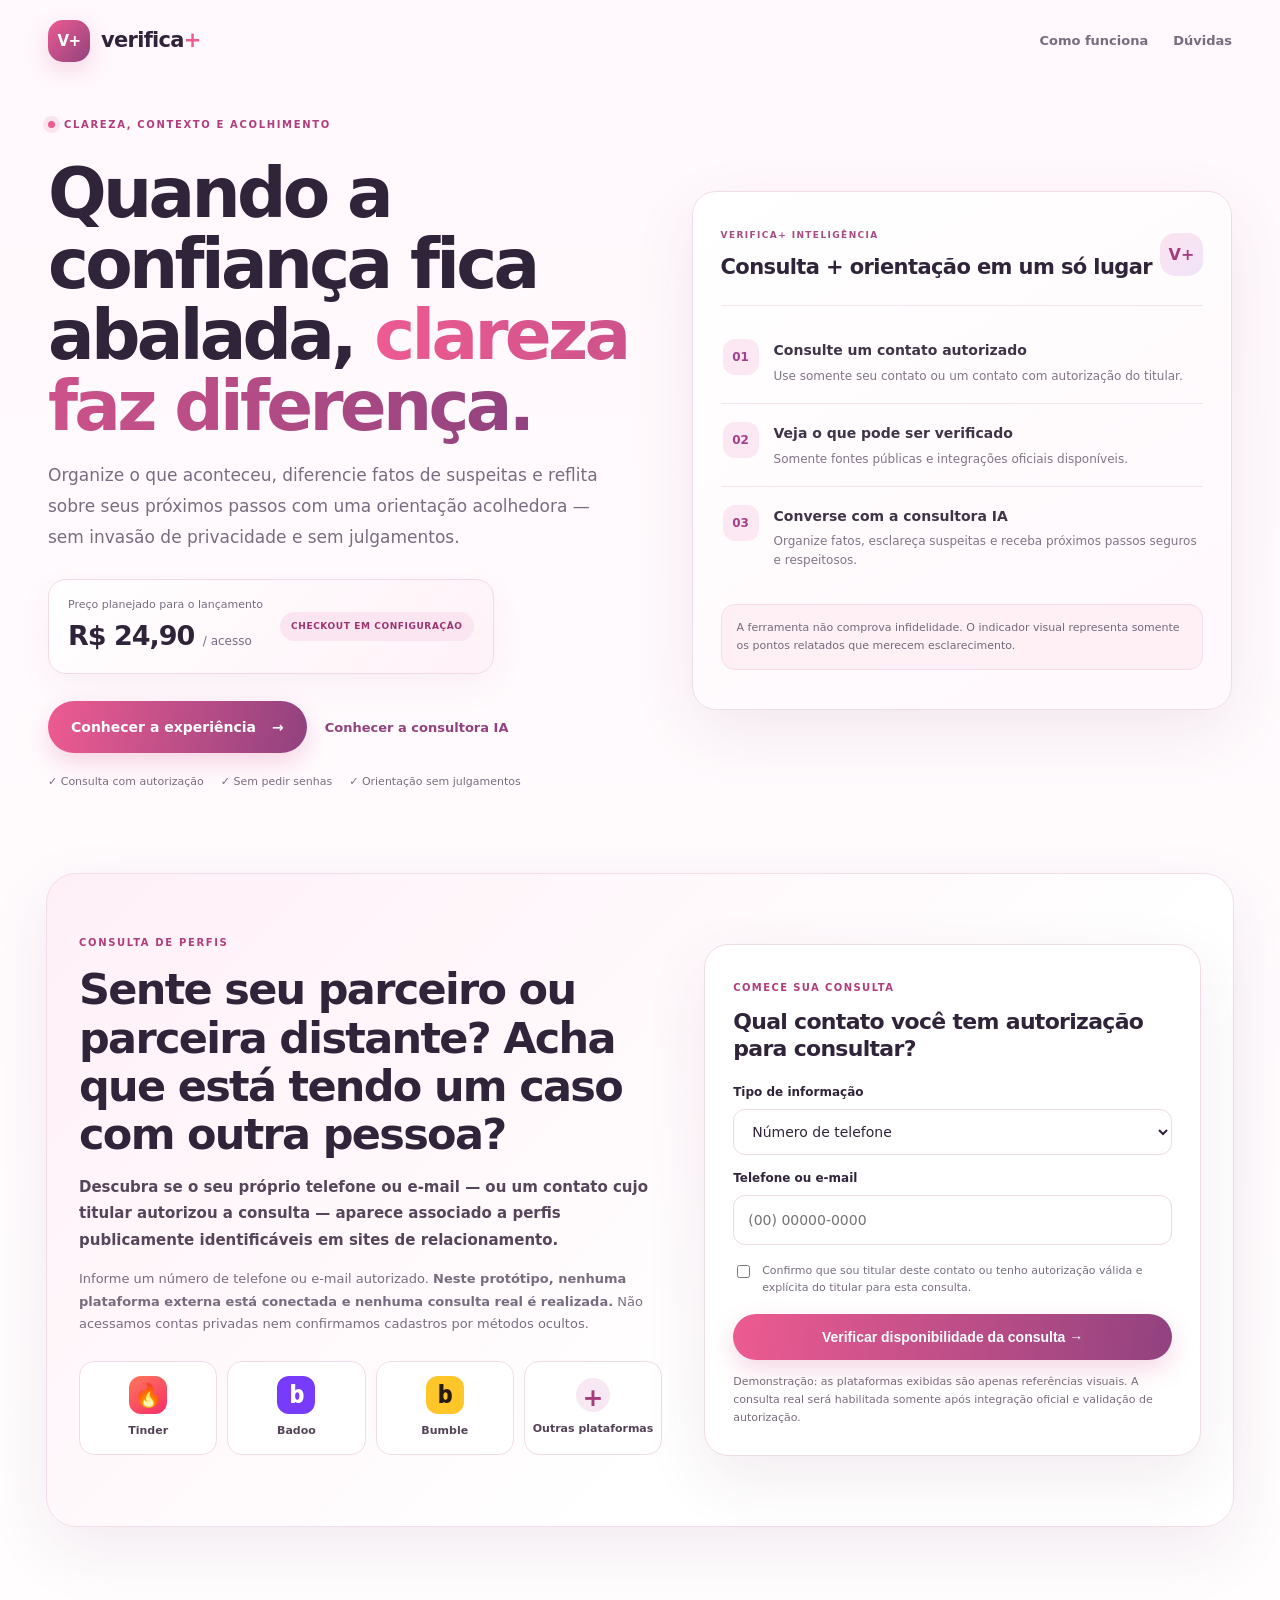
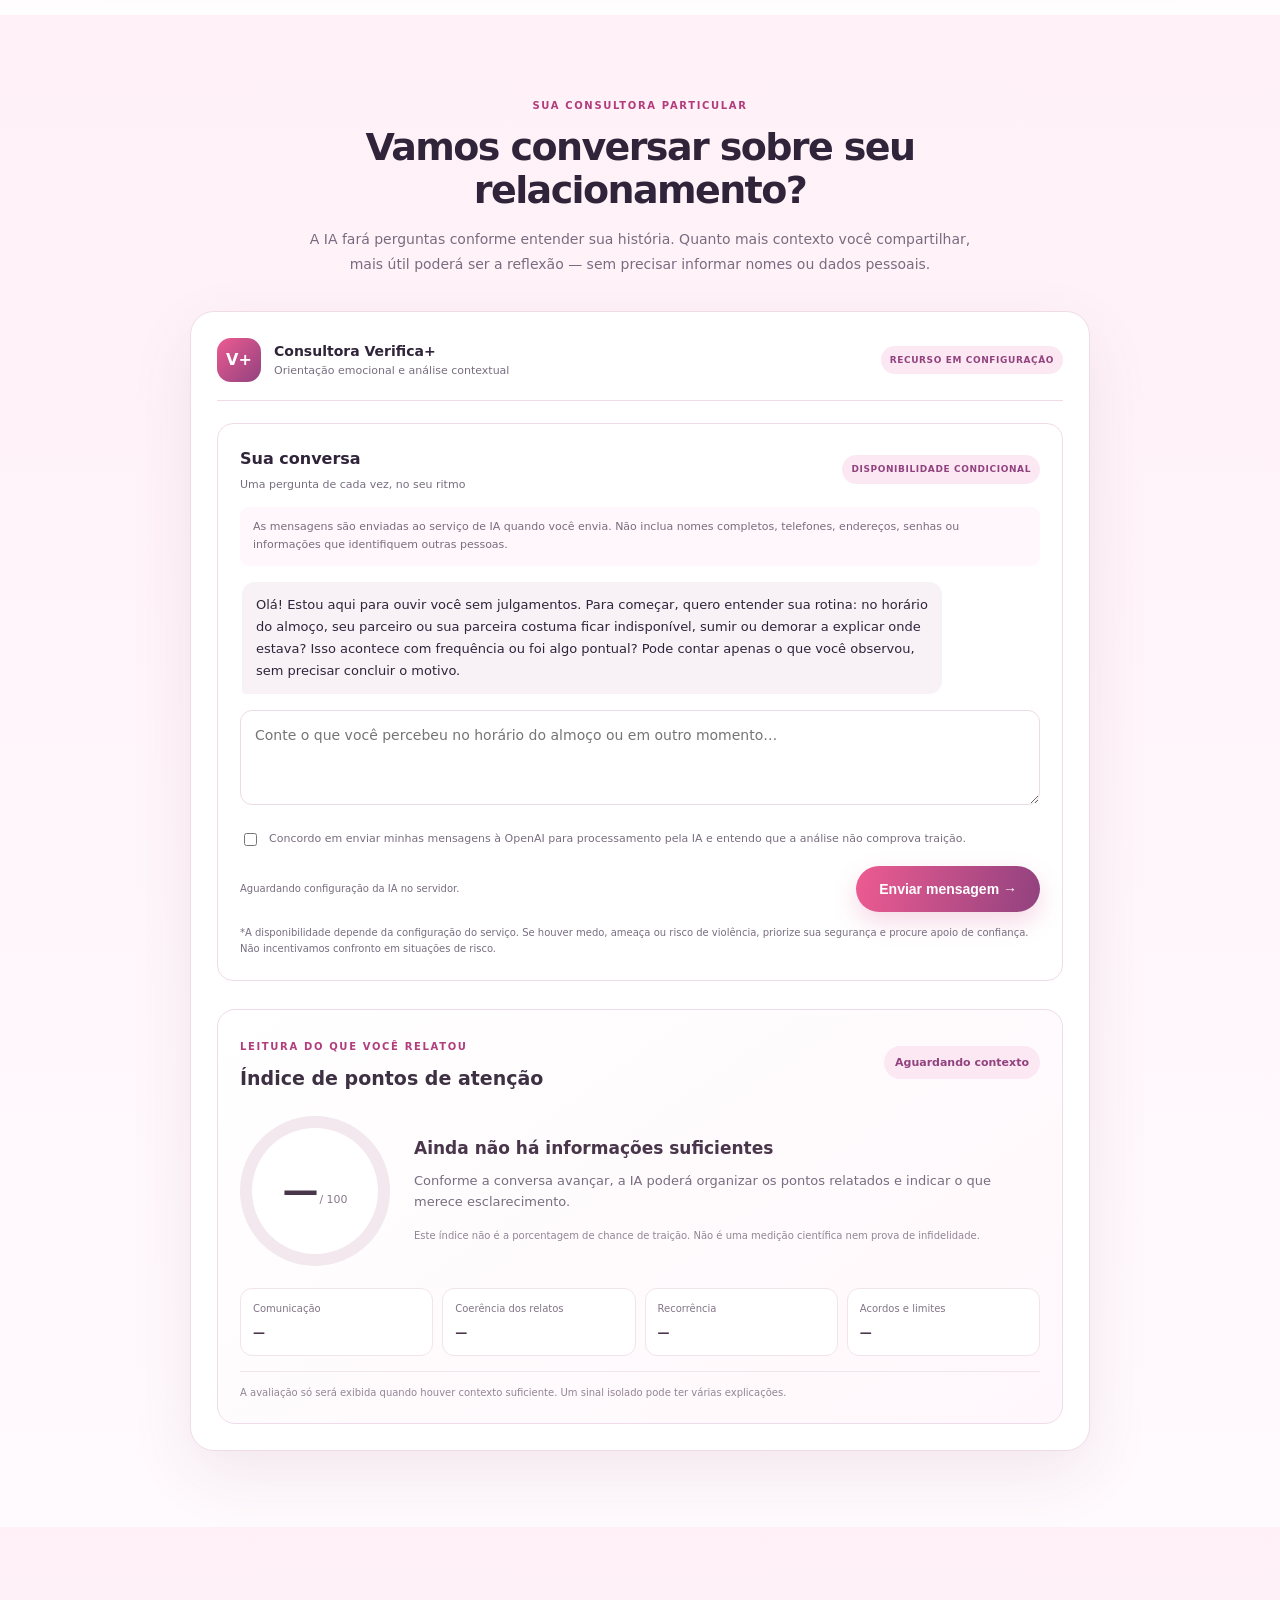
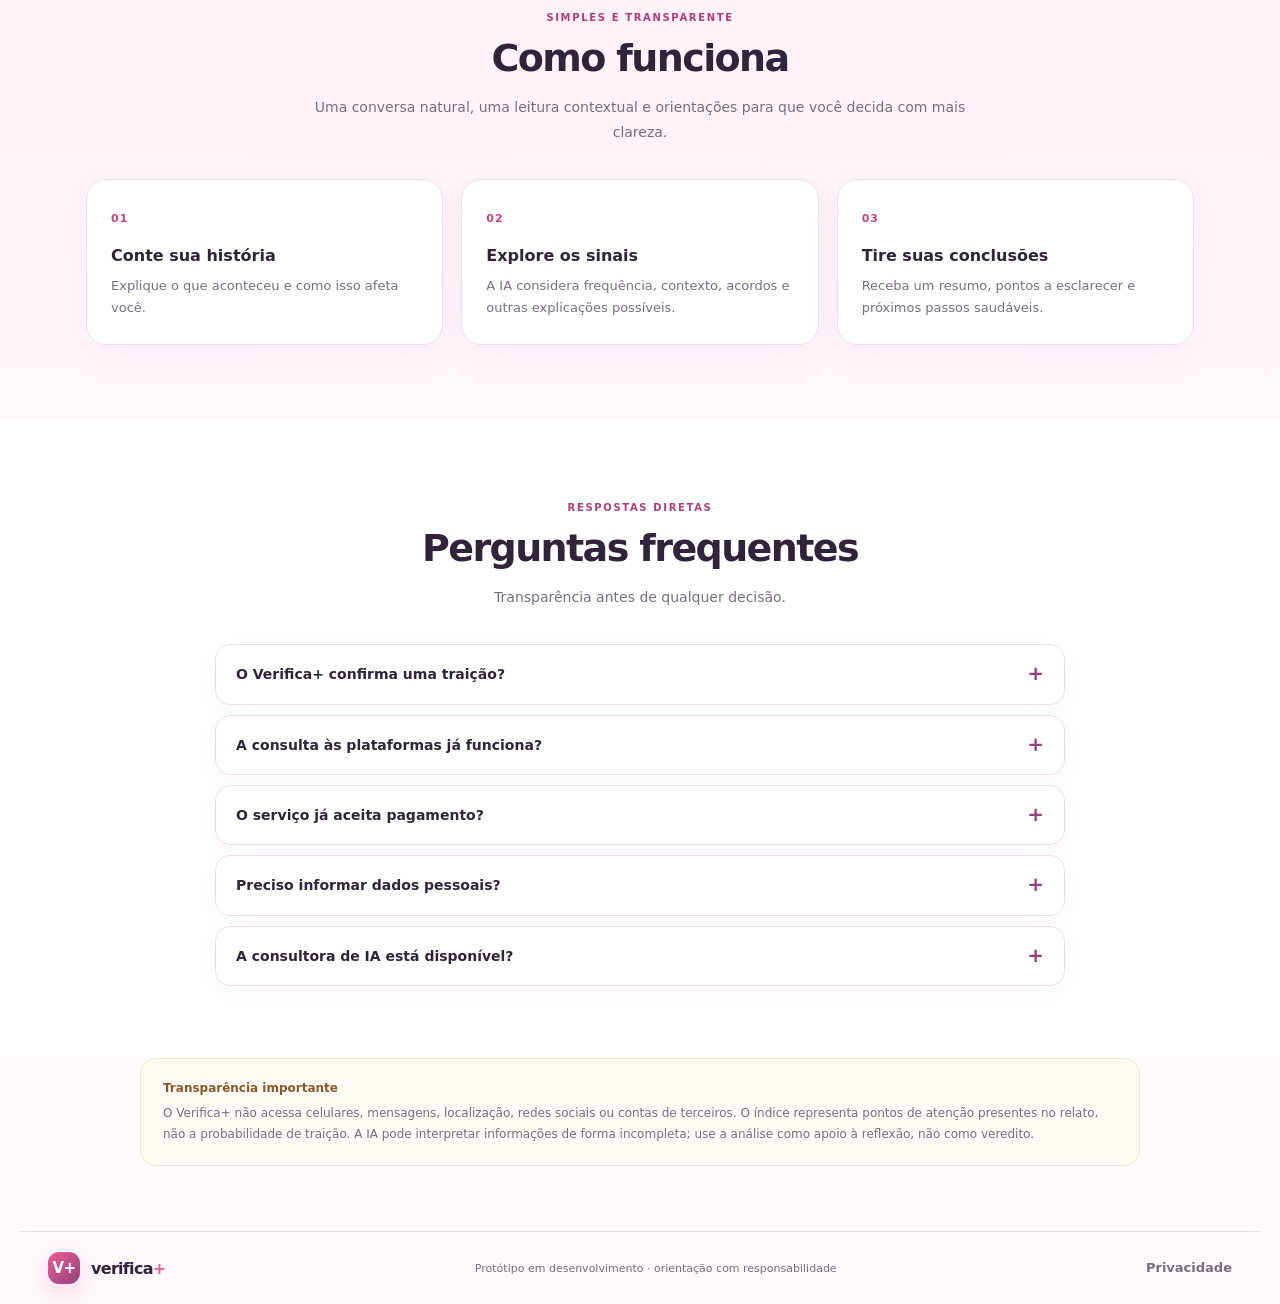
<file: index.html>
<!doctype html>
<html lang="pt-BR">
<head>
<meta charset="utf-8"><meta name="viewport" content="width=device-width, initial-scale=1">
<meta name="description" content="Verifica+ — uma consultora de relacionamento com IA para organizar fatos, refletir sobre confiança e encontrar próximos passos.">
<meta name="theme-color" content="#fff7fb"><meta property="og:title" content="Verifica+ | Clareza para o seu relacionamento"><meta property="og:description" content="Organize fatos, sentimentos e dúvidas com apoio de uma consultora de IA."><meta name="robots" content="index,follow"><title>Verifica+ | Clareza para o seu relacionamento</title>
<link rel="icon" type="image/svg+xml" href="/favicon.svg"><link rel="stylesheet" href="/styles.css">
</head>
<body class="verifica-app">
<header class="topbar"><a class="brand" href="/" aria-label="Verifica+ início"><span class="brand-mark">V+</span><span>verifica<span class="plus">+</span></span></a><nav class="top-nav"><a class="nav-link" href="#como-funciona">Como funciona</a><a class="nav-link" href="#duvidas">Dúvidas</a></nav></header>
<main>
<section class="hero hero-chat">
<div class="hero-copy"><span class="eyebrow"><span class="dot"></span> CLAREZA, CONTEXTO E ACOLHIMENTO</span>
<h1>Quando a confiança fica abalada, <span>clareza faz diferença.</span></h1>
<p class="lead">Organize o que aconteceu, diferencie fatos de suspeitas e reflita sobre seus próximos passos com uma orientação acolhedora — sem invasão de privacidade e sem julgamentos.</p>
<div class="price-box"><div><small>Preço planejado para o lançamento</small><strong>R$ 24,90 <span>/ acesso</span></strong></div><span class="tag">CHECKOUT EM CONFIGURAÇÃO</span></div>
<a class="button" href="#consulta">Conhecer a experiência <span aria-hidden="true">→</span></a> <a class="secondary-cta" href="#inteligencia">Conhecer a consultora IA</a>
<div class="trust"><span>✓ Consulta com autorização</span><span>✓ Sem pedir senhas</span><span>✓ Orientação sem julgamentos</span></div>
</div>
<div class="preview-card intro-card"><div class="card-heading"><div><small>VERIFICA+ INTELIGÊNCIA</small><h2>Consulta + orientação em um só lugar</h2></div><span class="shield">V+</span></div>
<div class="feature-line"><b>01</b><div><strong>Consulte um contato autorizado</strong><small>Use somente seu contato ou um contato com autorização do titular.</small></div></div>
<div class="feature-line"><b>02</b><div><strong>Veja o que pode ser verificado</strong><small>Somente fontes públicas e integrações oficiais disponíveis.</small></div></div>
<div class="feature-line"><b>03</b><div><strong>Converse com a consultora IA</strong><small>Organize fatos, esclareça suspeitas e receba próximos passos seguros e respeitosos.</small></div></div>
<p class="notice">A ferramenta não comprova infidelidade. O indicador visual representa somente os pontos relatados que merecem esclarecimento.</p></div>
</section>

<section class="lookup-section" id="consulta">
 <div class="lookup-copy">
  <span class="eyebrow">CONSULTA DE PERFIS</span>
  <h2>Sente seu parceiro ou parceira distante? Acha que está tendo um caso com outra pessoa?</h2>
  <p class="lookup-lead"><strong>Descubra se o seu próprio telefone ou e-mail — ou um contato cujo titular autorizou a consulta — aparece associado a perfis publicamente identificáveis em sites de relacionamento.</strong></p>
  <p>Informe um número de telefone ou e-mail autorizado. <strong>Neste protótipo, nenhuma plataforma externa está conectada e nenhuma consulta real é realizada.</strong> Não acessamos contas privadas nem confirmamos cadastros por métodos ocultos.</p>
  <div class="platform-grid" aria-label="Plataformas de relacionamento contempladas">
   <div class="platform-tile"><span class="brand-logo tinder-logo" aria-hidden="true">🔥</span><span>Tinder</span></div>
   <div class="platform-tile"><span class="brand-logo badoo-logo" aria-hidden="true">b</span><span>Badoo</span></div>
   <div class="platform-tile"><span class="brand-logo bumble-logo" aria-hidden="true">b</span><span>Bumble</span></div>
   <div class="platform-tile platform-wordmark"><span class="other-mark">+</span><span>Outras plataformas</span></div>
  </div>
 </div>
 <form class="lookup-form" id="lookup-form">
  <span class="form-kicker">COMECE SUA CONSULTA</span>
  <h3>Qual contato você tem autorização para consultar?</h3>
  <label for="lookup-method">Tipo de informação</label>
  <select id="lookup-method" name="method" required><option value="phone">Número de telefone</option><option value="email">E-mail</option></select>
  <label for="lookup-identifier">Telefone ou e-mail</label>
  <input id="lookup-identifier" name="identifier" type="tel" inputmode="tel" autocomplete="off" maxlength="254" placeholder="(00) 00000-0000" required>
  <label class="lookup-consent"><input type="checkbox" id="lookup-consent" required><span>Confirmo que sou titular deste contato ou tenho autorização válida e explícita do titular para esta consulta.</span></label>
  <button class="button full" id="lookup-submit" type="submit">Verificar disponibilidade da consulta →</button>
  <div class="lookup-progress" id="lookup-progress" hidden aria-live="polite"><div class="scan-orb"><span></span></div><strong>Verificando a solicitação…</strong><small>Checando se existe uma integração autorizada disponível.</small></div>
  <p class="lookup-result" id="lookup-result" role="status" aria-live="polite">Demonstração: as plataformas exibidas são apenas referências visuais. A consulta real será habilitada somente após integração oficial e validação de autorização.</p>
 </form>
</section>

<section class="relationship-ai" id="inteligencia">
<div class="section-title"><span class="eyebrow">SUA CONSULTORA PARTICULAR</span><h2>Vamos conversar sobre seu relacionamento?</h2><p>A IA fará perguntas conforme entender sua história. Quanto mais contexto você compartilhar, mais útil poderá ser a reflexão — sem precisar informar nomes ou dados pessoais.</p></div>
<div class="ai-panel">
<div class="ai-intro"><span class="ai-avatar">V+</span><div><b>Consultora Verifica+</b><small>Orientação emocional e análise contextual</small></div><span class="ai-status">RECURSO EM CONFIGURAÇÃO</span></div>
<div class="relationship-chat" id="relationship-chat">
<div class="chat-heading"><div><b>Sua conversa</b><small>Uma pergunta de cada vez, no seu ritmo</small></div><span class="chat-live">DISPONIBILIDADE CONDICIONAL</span></div>
<div class="chat-privacy">As mensagens são enviadas ao serviço de IA quando você envia. Não inclua nomes completos, telefones, endereços, senhas ou informações que identifiquem outras pessoas.</div>
<div id="relationship-chat-log" class="chat-log" role="log" aria-live="polite"><div class="chat-bubble assistant">Olá! Estou aqui para ouvir você sem julgamentos. Para começar, quero entender sua rotina: no horário do almoço, seu parceiro ou sua parceira costuma ficar indisponível, sumir ou demorar a explicar onde estava? Isso acontece com frequência ou foi algo pontual? Pode contar apenas o que você observou, sem precisar concluir o motivo.</div></div>
<form id="relationship-chat-form" class="chat-form">
<label class="sr-only" for="relationship-chat-input">Escreva sua mensagem</label>
<textarea id="relationship-chat-input" rows="3" maxlength="1600" placeholder="Conte o que você percebeu no horário do almoço ou em outro momento…" required></textarea>
<label class="chat-consent"><input type="checkbox" id="relationship-chat-consent" required><span>Concordo em enviar minhas mensagens à OpenAI para processamento pela IA e entendo que a análise não comprova traição.</span></label>
<div class="chat-actions"><small id="relationship-chat-status">Aguardando configuração da IA no servidor.</small><button class="button" id="relationship-chat-send" type="submit">Enviar mensagem →</button></div>
</form>
<p class="chat-footnote">*A disponibilidade depende da configuração do serviço. Se houver medo, ameaça ou risco de violência, priorize sua segurança e procure apoio de confiança. Não incentivamos confronto em situações de risco.</p>
</div>
<section class="attention-card" id="attention-card" aria-live="polite">
<div class="attention-header"><div><span class="eyebrow">LEITURA DO QUE VOCÊ RELATOU</span><h3>Índice de pontos de atenção</h3></div><span class="attention-state" id="attention-state">Aguardando contexto</span></div>
<div class="attention-content">
<div class="gauge" id="attention-gauge" style="--score:0"><div class="gauge-center"><strong id="attention-score">—</strong><span>/ 100</span></div></div>
<div class="attention-copy"><strong id="attention-level">Ainda não há informações suficientes</strong><p id="attention-explanation">Conforme a conversa avançar, a IA poderá organizar os pontos relatados e indicar o que merece esclarecimento.</p><small>Este índice não é a porcentagem de chance de traição. Não é uma medição científica nem prova de infidelidade.</small></div>
</div>
<div class="attention-dimensions" id="attention-dimensions"><div><span>Comunicação</span><b>—</b></div><div><span>Coerência dos relatos</span><b>—</b></div><div><span>Recorrência</span><b>—</b></div><div><span>Acordos e limites</span><b>—</b></div></div>
<p class="attention-footnote" id="attention-basis">A avaliação só será exibida quando houver contexto suficiente. Um sinal isolado pode ter várias explicações.</p>
</section>
</div>
</section>
<section class="how" id="como-funciona"><div class="section-title"><span class="eyebrow">SIMPLES E TRANSPARENTE</span><h2>Como funciona</h2><p>Uma conversa natural, uma leitura contextual e orientações para que você decida com mais clareza.</p></div><div class="steps"><article><span>01</span><h3>Conte sua história</h3><p>Explique o que aconteceu e como isso afeta você.</p></article><article><span>02</span><h3>Explore os sinais</h3><p>A IA considera frequência, contexto, acordos e outras explicações possíveis.</p></article><article><span>03</span><h3>Tire suas conclusões</h3><p>Receba um resumo, pontos a esclarecer e próximos passos saudáveis.</p></article></div></section>
<section class="faq-section" id="duvidas"><div class="section-title"><span class="eyebrow">RESPOSTAS DIRETAS</span><h2>Perguntas frequentes</h2><p>Transparência antes de qualquer decisão.</p></div><div class="faq-list"><details><summary>O Verifica+ confirma uma traição?</summary><p>Não. Nenhuma ferramenta consegue concluir isso com segurança a partir de um contato ou de um relato. O Verifica+ foi pensado para ajudar você a organizar fatos e refletir sobre a situação.</p></details><details><summary>A consulta às plataformas já funciona?</summary><p>Não nesta versão. Tinder, Badoo, Bumble e outras marcas são referências visuais. Não há integração ativa nem acesso a cadastros dessas plataformas.</p></details><details><summary>O serviço já aceita pagamento?</summary><p>Ainda não. R$ 24,90 é o preço planejado. O checkout será habilitado após configuração e testes.</p></details><details><summary>Preciso informar dados pessoais?</summary><p>Não compartilhe nomes completos, documentos, senhas, telefones de terceiros ou detalhes que identifiquem outras pessoas. Use apenas informações próprias ou para as quais tenha autorização válida.</p></details><details><summary>A consultora de IA está disponível?</summary><p>A experiência depende da ativação do serviço de IA no servidor. Quando estiver ativa, as mensagens enviadas serão processadas por um fornecedor de IA, conforme o aviso de privacidade.</p></details></div></section><section class="disclaimer"><b>Transparência importante</b><p>O Verifica+ não acessa celulares, mensagens, localização, redes sociais ou contas de terceiros. O índice representa pontos de atenção presentes no relato, não a probabilidade de traição. A IA pode interpretar informações de forma incompleta; use a análise como apoio à reflexão, não como veredito.</p></section>
</main>
<footer><a class="brand" href="/"><span class="brand-mark">V+</span><span>verifica<span class="plus">+</span></span></a><span>Protótipo em desenvolvimento · orientação com responsabilidade</span><a href="/privacy.html">Privacidade</a></footer>
<script src="/app.js" defer></script></body></html>
</file>
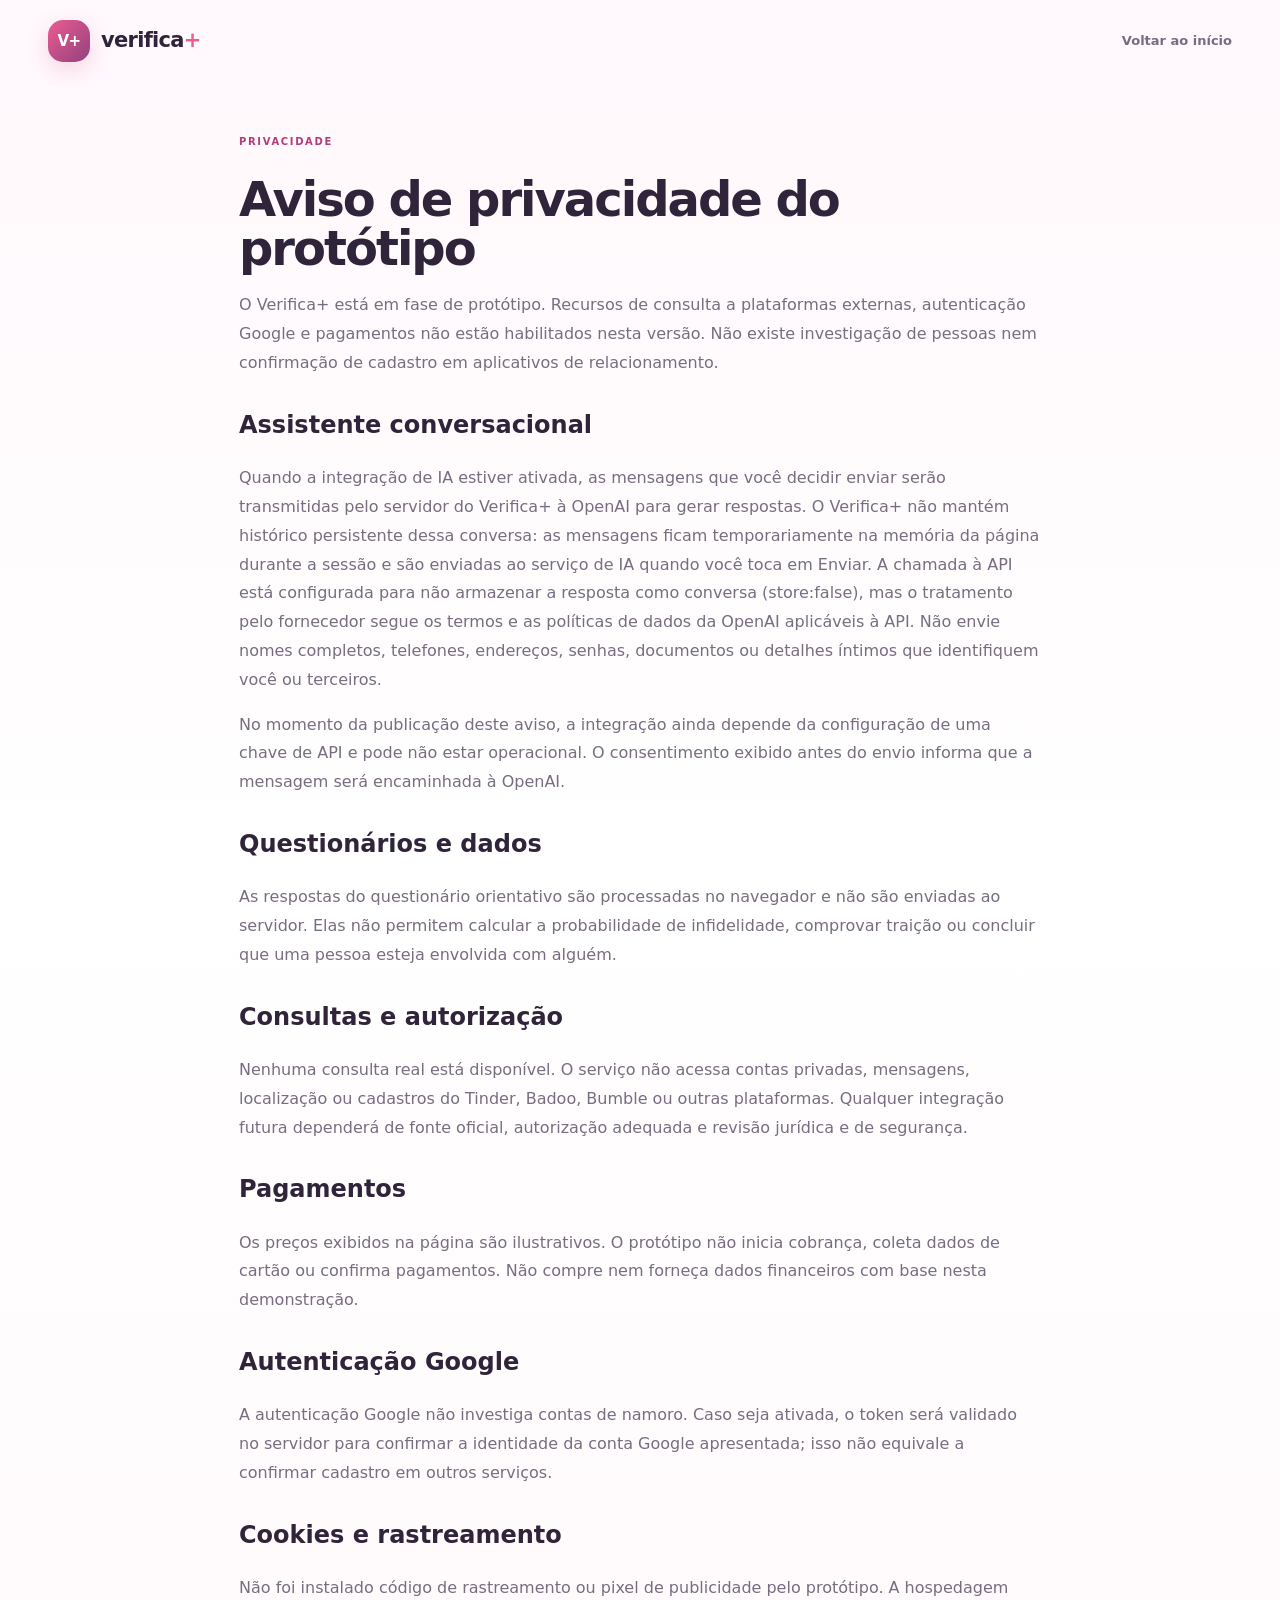
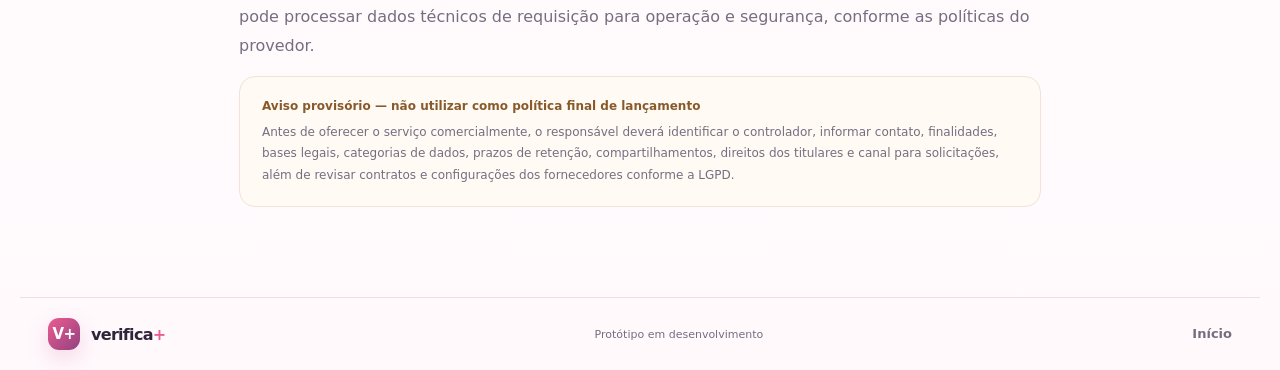
<file: privacy.html>
<!doctype html><html lang="pt-BR"><head><meta charset="utf-8"><meta name="viewport" content="width=device-width, initial-scale=1"><meta name="theme-color" content="#0b6b53"><meta name="description" content="Aviso de privacidade do protótipo Verifica+."><title>Privacidade | Verifica+</title><link rel="stylesheet" href="/styles.css"></head><body><header class="topbar"><a class="brand" href="/" aria-label="Verifica+ início"><span class="brand-mark">V+</span><span>verifica<span class="plus">+</span></span></a><a class="nav-link" href="/">Voltar ao início</a></header><main class="privacy-page"><span class="eyebrow">PRIVACIDADE</span><h1>Aviso de privacidade do protótipo</h1><p>O Verifica+ está em fase de protótipo. Recursos de consulta a plataformas externas, autenticação Google e pagamentos não estão habilitados nesta versão. Não existe investigação de pessoas nem confirmação de cadastro em aplicativos de relacionamento.</p><h2>Assistente conversacional</h2><p>Quando a integração de IA estiver ativada, as mensagens que você decidir enviar serão transmitidas pelo servidor do Verifica+ à OpenAI para gerar respostas. O Verifica+ não mantém histórico persistente dessa conversa: as mensagens ficam temporariamente na memória da página durante a sessão e são enviadas ao serviço de IA quando você toca em Enviar. A chamada à API está configurada para não armazenar a resposta como conversa (store:false), mas o tratamento pelo fornecedor segue os termos e as políticas de dados da OpenAI aplicáveis à API. Não envie nomes completos, telefones, endereços, senhas, documentos ou detalhes íntimos que identifiquem você ou terceiros.</p><p>No momento da publicação deste aviso, a integração ainda depende da configuração de uma chave de API e pode não estar operacional. O consentimento exibido antes do envio informa que a mensagem será encaminhada à OpenAI.</p><h2>Questionários e dados</h2><p>As respostas do questionário orientativo são processadas no navegador e não são enviadas ao servidor. Elas não permitem calcular a probabilidade de infidelidade, comprovar traição ou concluir que uma pessoa esteja envolvida com alguém.</p><h2>Consultas e autorização</h2><p>Nenhuma consulta real está disponível. O serviço não acessa contas privadas, mensagens, localização ou cadastros do Tinder, Badoo, Bumble ou outras plataformas. Qualquer integração futura dependerá de fonte oficial, autorização adequada e revisão jurídica e de segurança.</p><h2>Pagamentos</h2><p>Os preços exibidos na página são ilustrativos. O protótipo não inicia cobrança, coleta dados de cartão ou confirma pagamentos. Não compre nem forneça dados financeiros com base nesta demonstração.</p><h2>Autenticação Google</h2><p>A autenticação Google não investiga contas de namoro. Caso seja ativada, o token será validado no servidor para confirmar a identidade da conta Google apresentada; isso não equivale a confirmar cadastro em outros serviços.</p><h2>Cookies e rastreamento</h2><p>Não foi instalado código de rastreamento ou pixel de publicidade pelo protótipo. A hospedagem pode processar dados técnicos de requisição para operação e segurança, conforme as políticas do provedor.</p><div class="disclaimer"><b>Aviso provisório — não utilizar como política final de lançamento</b><p>Antes de oferecer o serviço comercialmente, o responsável deverá identificar o controlador, informar contato, finalidades, bases legais, categorias de dados, prazos de retenção, compartilhamentos, direitos dos titulares e canal para solicitações, além de revisar contratos e configurações dos fornecedores conforme a LGPD.</p></div></main><footer><a class="brand" href="/"><span class="brand-mark">V+</span><span>verifica<span class="plus">+</span></span></a><span>Protótipo em desenvolvimento</span><a href="/">Início</a></footer></body></html>
</file>
<file: styles.css>
/* Verifica+ — sistema visual premium, responsivo e acessível */
:root{color-scheme:light;--ink:#30243a;--muted:#786d80;--plum:#91427f;--pink:#ed5b91;--pale:#fff0f7;--line:#f0dce9;--paper:#fff9fc;--white:#fff;--shadow:0 22px 65px rgba(111,45,92,.09)}
*{box-sizing:border-box}
html{scroll-behavior:smooth;scroll-padding-top:24px}
body{margin:0;background:linear-gradient(180deg,#fff8fc 0%,#fff 44%,#fff9fc 100%);color:var(--ink);font:16px/1.6 Inter,ui-sans-serif,system-ui,-apple-system,"Segoe UI",sans-serif;-webkit-font-smoothing:antialiased}
a{color:inherit}
.topbar,footer{max-width:1240px;margin:auto;padding:20px 28px;display:flex;align-items:center;justify-content:space-between}
.brand{display:flex;align-items:center;gap:11px;text-decoration:none;color:var(--ink);font-weight:850;font-size:21px;letter-spacing:-.7px}
.brand-mark{display:grid;place-items:center;width:42px;height:42px;border-radius:15px;background:linear-gradient(135deg,var(--pink),var(--plum));color:white;font-size:15px;box-shadow:0 8px 22px rgba(216,90,146,.22)}
.plus{color:var(--pink)}
.top-nav{display:flex;align-items:center;gap:25px}
.nav-link,footer>a:last-child{color:var(--muted);text-decoration:none;font-size:13px;font-weight:700;transition:color .18s}
.nav-link:hover,footer>a:last-child:hover{color:var(--pink)}
.hero{max-width:1240px;margin:28px auto 82px;padding:0 28px;display:grid;grid-template-columns:1.04fr .96fr;gap:58px;align-items:center}
.hero-copy{position:relative}
.eyebrow{font-size:10px;letter-spacing:1.65px;font-weight:900;color:#b23d7c;display:inline-flex;align-items:center;gap:9px}
.dot{width:7px;height:7px;border-radius:50%;background:var(--pink);box-shadow:0 0 0 5px #fce4ef}
h1{font-size:clamp(45px,5.4vw,72px);letter-spacing:-3.7px;line-height:1.03;margin:22px 0 18px}
.hero h1 span{background:linear-gradient(90deg,var(--pink),var(--plum));-webkit-background-clip:text;background-clip:text;color:transparent}
.lead{font-size:17px;max-width:555px;color:var(--muted);line-height:1.8}
.price-box{display:flex;align-items:center;gap:17px;margin:27px 0;padding:16px 19px;border:1px solid #f2d9e7;border-radius:18px;background:linear-gradient(135deg,#fff,#fff2f8);width:max-content;max-width:100%;box-shadow:0 12px 35px rgba(157,57,122,.06)}
.price-box small{display:block;color:var(--muted);font-size:11px}
.price-box strong{display:block;font-size:27px;letter-spacing:-1px}
.price-box strong span{font-size:12px;font-weight:500;color:var(--muted);letter-spacing:0}
.tag{font-size:9px;letter-spacing:.6px;font-weight:900;color:#9c3474;background:#fbe5f1;border-radius:999px;padding:8px 11px;text-align:center;line-height:1.4}
.button{display:inline-flex;align-items:center;justify-content:center;gap:16px;padding:15px 23px;border:0;border-radius:999px;background:linear-gradient(100deg,var(--pink),var(--plum));color:#fff;text-decoration:none;font-size:14px;font-weight:850;cursor:pointer;box-shadow:0 10px 24px rgba(214,76,135,.22);transition:transform .18s,box-shadow .18s,filter .18s}
.button:hover{transform:translateY(-2px);box-shadow:0 14px 28px rgba(214,76,135,.3)}
.button:disabled{opacity:.65;cursor:wait;transform:none}
.secondary-cta{display:inline-block;margin-left:13px;color:var(--plum);font-size:13px;font-weight:800;text-decoration:none}
.secondary-cta:hover{text-decoration:underline}
.trust{display:flex;gap:17px;flex-wrap:wrap;color:var(--muted);font-size:11px;margin-top:20px}
.preview-card,.lookup-form,.ai-panel,.quiz-card,.trust-result{background:var(--white);border:1px solid var(--line);border-radius:24px;box-shadow:var(--shadow)}
.preview-card{padding:28px;background:linear-gradient(150deg,#fff 0%,#fff8fc 100%)}
.card-heading{display:flex;justify-content:space-between;align-items:center;margin-bottom:15px;padding-bottom:16px;border-bottom:1px solid #f4e4ed}
.card-heading small{font-size:9px;letter-spacing:1.4px;color:#a64c82;font-weight:900}
.card-heading h2{font-size:21px;letter-spacing:-.6px;margin:5px 0}
.shield{display:grid;place-items:center;background:linear-gradient(135deg,#fce3ef,#f0e4fa);color:#a23e80;width:43px;height:43px;border-radius:15px;font-weight:900}
.feature-line{display:flex;align-items:flex-start;gap:15px;padding:18px 2px;border-bottom:1px solid #f3e5ed}
.feature-line:last-of-type{border-bottom:0}
.feature-line>b{display:grid;place-items:center;flex:0 0 36px;height:36px;border-radius:12px;background:#fce8f2;color:#a3428a;font-size:12px}
.feature-line strong,.feature-line small{display:block}
.feature-line strong{font-size:14px;color:#403448}
.feature-line small{font-size:12px;color:#817487;margin-top:5px;line-height:1.55}
.notice{margin-top:16px;padding:14px 15px;background:#fff0f6;border:1px solid #f8dce9;border-radius:14px;color:#786779;font-size:11px;line-height:1.65}
.notice p{margin:0}
.lookup-section{max-width:1188px;margin:0 auto 88px;padding:54px 32px;display:grid;grid-template-columns:1.08fr .92fr;gap:42px;align-items:center;background:linear-gradient(135deg,#fff0f7,#fff 65%);border:1px solid #f2dce9;border-radius:30px;box-shadow:var(--shadow)}
.lookup-copy h2{font-size:clamp(30px,3.5vw,43px);line-height:1.12;letter-spacing:-1.7px;margin:12px 0 16px}
.lookup-lead{font-size:15px;line-height:1.75;color:#57465b}
.lookup-copy>p:not(.lookup-lead){font-size:13px;line-height:1.75;color:var(--muted)}
.platform-grid{display:grid;grid-template-columns:repeat(4,minmax(0,1fr));gap:10px;margin:25px 0 17px}
.platform-tile{min-height:94px;display:flex;flex-direction:column;align-items:center;justify-content:center;gap:8px;border:1px solid var(--line);border-radius:15px;background:#fff;font-size:11px;font-weight:800;color:#544358}
.platform-tile .brand-logo{width:38px;height:38px;display:grid;place-items:center;border-radius:12px;font-size:23px;font-weight:950;line-height:1}
.tinder-logo{background:linear-gradient(145deg,#ff7858,#f52d69);color:white}
.badoo-logo{background:#783bf9;color:white;font-family:Arial,sans-serif;font-size:29px;border-radius:50%}
.bumble-logo{background:#ffc629;color:#251b13;font-family:Arial,sans-serif;font-size:28px}
.platform-wordmark .other-mark{width:34px;height:34px;display:grid;place-items:center;border-radius:50%;background:#f8e8f3;color:#a43d7b;font-size:25px}
.lookup-form{padding:28px}
.form-kicker{font-size:10px;letter-spacing:1.4px;font-weight:900;color:#b23d7c}
.lookup-form h3{font-size:22px;line-height:1.25;letter-spacing:-.7px;margin:9px 0 20px}
.lookup-form>label:not(.lookup-consent){display:block;font-size:12px;font-weight:800;margin:14px 0 7px}
.lookup-form select,.lookup-form input:not([type=checkbox]),.chat-form textarea,.review-form input[type=text],.review-form textarea{width:100%;padding:13px 14px;border:1px solid #eadce6;border-radius:12px;background:#fff;font:inherit;font-size:14px;color:var(--ink)}
.lookup-form input:focus,.lookup-form select:focus,.chat-form textarea:focus,.review-form input:focus,.review-form textarea:focus{outline:0;border-color:#d85b96;box-shadow:0 0 0 4px #d85b9618}
.lookup-consent,.chat-consent{display:flex;align-items:flex-start;gap:9px;margin:17px 0;color:var(--muted);font-size:11px;line-height:1.55}
.lookup-consent input,.chat-consent input{margin-top:3px;accent-color:#b44383}
.full{width:100%}
.lookup-result{font-size:11px;line-height:1.65;color:#796b7c;margin:13px 0 0}
.lookup-result.error{color:#a43d4b}.lookup-result.success{color:#216b4b}
.lookup-progress{margin:17px 0 10px;padding:20px 12px;display:flex;flex-direction:column;align-items:center;gap:7px;border:1px solid var(--line);border-radius:15px;background:linear-gradient(135deg,#fff4f9,#fff)}
.lookup-progress[hidden]{display:none}
.lookup-progress strong{font-size:14px;color:var(--plum)}
.lookup-progress small{font-size:11px;color:var(--muted);text-align:center}
.scan-orb{width:54px;height:54px;border-radius:50%;display:grid;place-items:center;background:radial-gradient(circle,#f9d6e8 0 24%,#fcecf4 25% 58%,#f5d8e8 59% 62%,#fff 63%);position:relative;overflow:hidden}
.scan-orb:before{content:"";position:absolute;width:50%;height:50%;left:50%;top:0;transform-origin:0 100%;background:linear-gradient(45deg,#d94f91aa,transparent 70%);animation:radar-sweep 1.25s linear infinite}
.scan-orb span{width:8px;height:8px;border-radius:50%;background:#d94f91;z-index:1;box-shadow:0 0 0 5px #d94f9122}
@keyframes radar-sweep{to{transform:rotate(360deg)}}
.relationship-ai{padding:76px 26px;background:linear-gradient(180deg,#fff1f7,#fffafd)}
.section-title{text-align:center;max-width:680px;margin:0 auto 35px}
.section-title h2{font-size:clamp(29px,4vw,38px);letter-spacing:-1.6px;line-height:1.15;margin:9px 0}
.section-title p{font-size:14px;color:var(--muted);line-height:1.75}
.ai-panel{max-width:900px;margin:0 auto;padding:26px}
.ai-intro{display:flex;align-items:center;gap:13px;padding-bottom:18px;border-bottom:1px solid var(--line)}
.ai-avatar{display:grid;place-items:center;width:44px;height:44px;border-radius:14px;background:linear-gradient(135deg,var(--pink),var(--plum));color:#fff;font-weight:900}
.ai-intro>div{display:flex;flex-direction:column;flex:1}.ai-intro b{font-size:14px}.ai-intro small{font-size:11px;color:var(--muted)}
.ai-status,.chat-live{font-size:9px;letter-spacing:.6px;font-weight:900;color:var(--plum);background:#fce8f2;padding:7px 9px;border-radius:999px;text-align:center}
.relationship-chat{margin:22px 0 28px;padding:22px;border:1px solid var(--line);border-radius:16px;background:#fff}
.chat-heading{display:flex;justify-content:space-between;align-items:center;gap:12px;margin-bottom:14px}
.chat-heading b{display:block;font-size:16px}.chat-heading small{display:block;color:var(--muted);font-size:11px;margin-top:4px}
.chat-privacy{padding:11px 13px;border-radius:9px;background:#fff7fb;color:var(--muted);font-size:11px;line-height:1.65}
.chat-log{display:flex;flex-direction:column;gap:10px;max-height:360px;overflow:auto;padding:16px 2px}
.chat-bubble{max-width:88%;padding:12px 14px;border-radius:13px;font-size:13px;line-height:1.7;white-space:pre-wrap;overflow-wrap:anywhere}
.chat-bubble.assistant{align-self:flex-start;background:#f8f2f7;color:var(--ink);border-bottom-left-radius:4px}
.chat-bubble.user{align-self:flex-end;background:linear-gradient(100deg,var(--pink),var(--plum));color:#fff;border-bottom-right-radius:4px}
.chat-form textarea{resize:vertical;min-height:76px}
.chat-actions{display:flex;align-items:center;justify-content:space-between;gap:12px;flex-wrap:wrap}
.chat-actions small{color:var(--muted);font-size:10px;max-width:55%}
.chat-footnote{margin:13px 0 0;color:var(--muted);font-size:10px;line-height:1.65}
.attention-card{margin:24px 0 0;padding:22px;border:1px solid var(--line);border-radius:18px;background:linear-gradient(145deg,#fff,#fff7fb)}
.attention-header{display:flex;justify-content:space-between;align-items:center;gap:12px}
.attention-header h3{font-size:19px;margin:6px 0 0;color:#3d3043}
.attention-state{font-size:11px;font-weight:800;color:var(--plum);background:#fce8f2;padding:8px 11px;border-radius:99px}
.attention-content{display:flex;align-items:center;gap:24px;padding:22px 0}
.gauge{--score:0;--fill:#9d8fa0;width:150px;height:150px;flex:0 0 150px;border-radius:50%;display:grid;place-items:center;background:conic-gradient(var(--fill) calc(var(--score)*1%),#f2e8ee 0);position:relative}
.gauge:before{content:"";position:absolute;inset:12px;border-radius:50%;background:#fff}
.gauge-center{position:relative;display:flex;align-items:baseline;gap:3px}
.gauge-center strong{font-size:36px;letter-spacing:-2px;color:#49364b}.gauge-center span{font-size:11px;color:#88798b}
.attention-copy{flex:1}.attention-copy>strong{font-size:17px;color:#49364b}
.attention-copy p{font-size:13px;line-height:1.65;color:var(--muted);margin:8px 0}
.attention-copy small,.attention-footnote{font-size:10px;line-height:1.6;color:#928596}
.attention-dimensions{display:grid;grid-template-columns:repeat(4,minmax(0,1fr));gap:9px}
.attention-dimensions>div{display:flex;flex-direction:column;gap:7px;padding:12px;border:1px solid #f1e4ec;border-radius:12px;background:#fff}
.attention-dimensions span{font-size:10px;color:#827486}.attention-dimensions b{font-size:12px;color:#49364b}
.attention-footnote{border-top:1px solid #f1e5ed;padding-top:13px;margin:15px 0 0}
.how{padding:76px 26px;background:linear-gradient(180deg,#fff0f7,#fff8fc)}
.steps{display:grid;grid-template-columns:repeat(3,1fr);gap:18px;max-width:1108px;margin:auto}
.steps article{background:#fff;border:1px solid var(--line);border-radius:20px;padding:24px;box-shadow:0 12px 35px rgba(139,63,130,.05)}
.steps article>span{color:#c04482;font-size:11px;font-weight:900;letter-spacing:1px}
.steps h3{font-size:16px;margin:13px 0 7px}.steps p{font-size:13px;color:var(--muted);margin:0;line-height:1.7}
.faq-section{padding:72px 24px;background:#fff}
.faq-list{max-width:850px;margin:auto;display:grid;gap:10px}
.faq-list details{padding:18px 20px;border:1px solid var(--line);border-radius:15px;background:#fff;box-shadow:0 6px 20px rgba(139,63,130,.035)}
.faq-list summary{cursor:pointer;font-weight:800;font-size:14px;list-style:none;display:flex;justify-content:space-between;gap:15px}
.faq-list summary::-webkit-details-marker{display:none}
.faq-list summary:after{content:"+";color:var(--plum);font-size:20px;line-height:1}
.faq-list details[open] summary:after{content:"−"}
.faq-list details p{margin:12px 0 0;color:var(--muted);font-size:13px;line-height:1.75}
.disclaimer{max-width:1000px;margin:0 auto 65px;padding:20px 22px;border:1px solid #f1e3d5;background:#fffaf4;border-radius:16px;font-size:12px;color:var(--muted)}
.disclaimer b{color:#885a2b}.disclaimer p{margin:5px 0 0;line-height:1.75}
.privacy-page{max-width:850px;margin:45px auto 90px;padding:0 24px}
.privacy-page h1{font-size:clamp(36px,5vw,48px);letter-spacing:-2px}.privacy-page h2{margin-top:28px}.privacy-page p{color:var(--muted);line-height:1.8}
footer{border-top:1px solid var(--line);font-size:11px;color:var(--muted);gap:15px}
footer .brand{font-size:16px}footer .brand-mark{width:32px;height:32px;border-radius:11px}
.sr-only{position:absolute;width:1px;height:1px;padding:0;margin:-1px;overflow:hidden;clip:rect(0,0,0,0);white-space:nowrap;border:0}
:focus-visible{outline:3px solid #c65b9a;outline-offset:3px}
@media(max-width:900px){.hero{grid-template-columns:1fr;gap:34px;margin-top:20px}.hero-copy{max-width:680px}.preview-card{max-width:680px;width:100%;margin:auto}.lookup-section{margin:0 18px 65px;padding:30px 22px;grid-template-columns:1fr;gap:25px}.steps{grid-template-columns:1fr}.attention-content{gap:18px}}
@media(max-width:600px){.topbar,footer{padding:16px 18px}.brand{font-size:19px}.top-nav{gap:13px}.nav-link{font-size:11px}.hero{padding:0 18px;margin-bottom:58px}.hero h1{font-size:clamp(42px,11vw,52px);letter-spacing:-2.7px}.lead{font-size:15px}.price-box{width:100%;gap:10px;padding:14px}.price-box strong{font-size:24px}.tag{max-width:128px}.trust{gap:9px;flex-direction:column}.preview-card,.lookup-form,.ai-panel{padding:20px;border-radius:20px}.lookup-copy h2{font-size:31px}.platform-grid{grid-template-columns:repeat(2,1fr)}.relationship-ai,.how{padding:56px 18px}.chat-bubble{max-width:96%}.chat-actions{align-items:stretch}.chat-actions .button{width:100%}.chat-actions small{max-width:100%}.attention-content{flex-direction:column;text-align:center;gap:15px}.attention-dimensions{grid-template-columns:repeat(2,minmax(0,1fr))}.attention-header{align-items:flex-start;flex-direction:column}.gauge{width:136px;height:136px;flex-basis:136px}.faq-section{padding:55px 18px}.faq-list details{padding:16px}.disclaimer{margin:0 18px 45px}footer{flex-wrap:wrap}footer>span{order:3;width:100%}}
@media(prefers-reduced-motion:reduce){html{scroll-behavior:auto}*,*:before,*:after{animation-duration:.01ms!important;animation-iteration-count:1!important;transition-duration:.01ms!important}}
</file>
